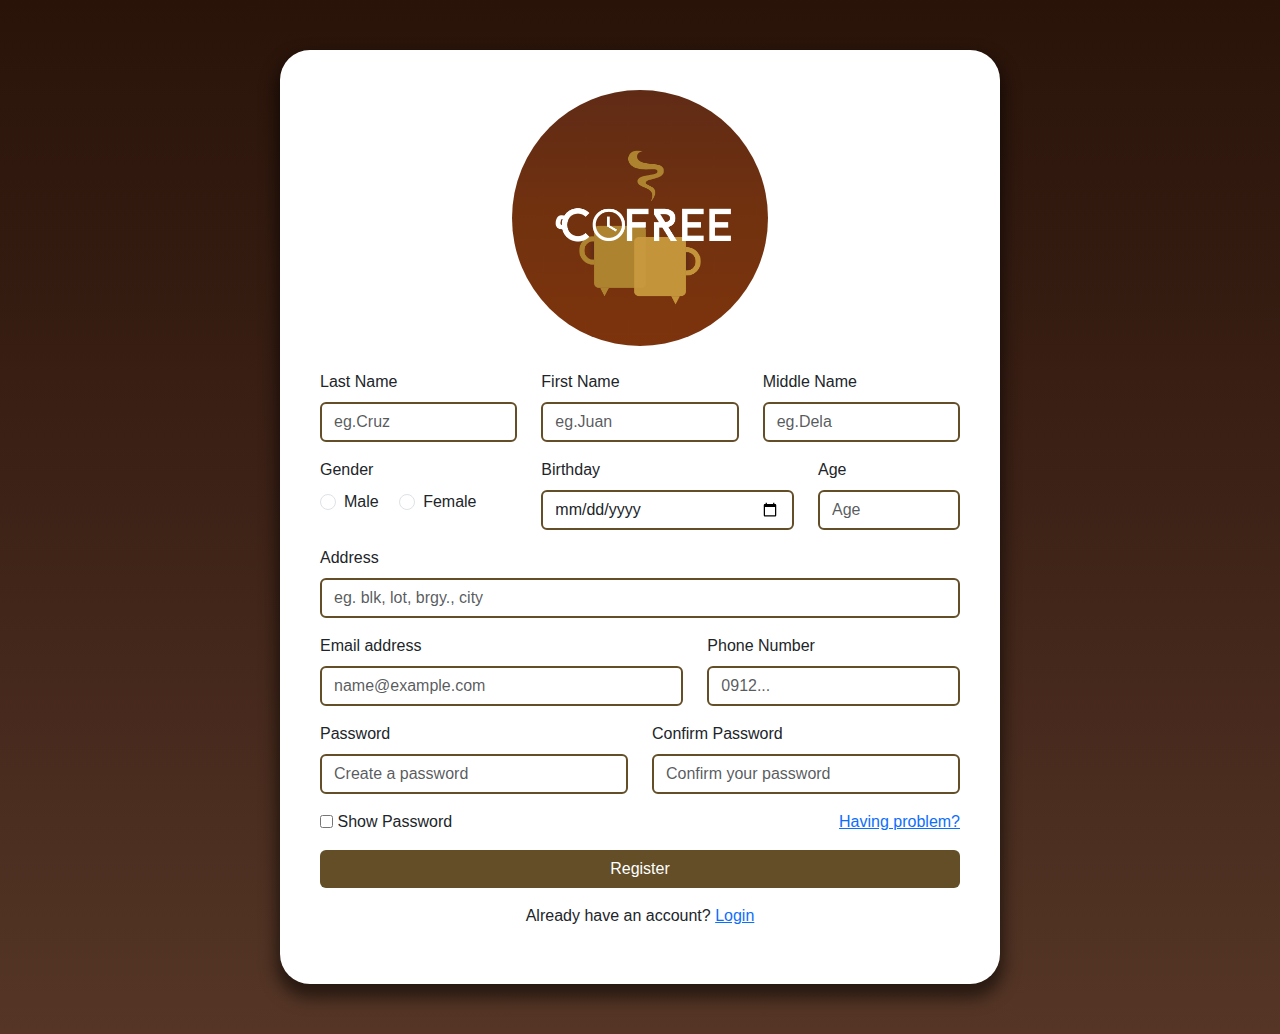
<file: register.html>
<!DOCTYPE html>
<html lang="en">
<head>
    <meta charset="UTF-8">
    <meta name="viewport" content="width=device-width, initial-scale=1.0">
    <title>COFREE Registration</title>
    <link href="https://cdn.jsdelivr.net/npm/bootstrap@5.3.0-alpha1/dist/css/bootstrap.min.css" rel="stylesheet">
    <style>
        body {
            background: rgb(41,19,9);
            background: linear-gradient(180deg, rgba(41,19,9,1) 0%, rgba(60,33,22,1) 46%, rgba(85,54,38,1) 100%);
            height: auto;
            min-height: 100svh;
            font-family: 'Arial', sans-serif;
        }
        .registration-container {
            margin: 50px 0px;
        }
        .registration-card {
            background-color: #fff;
            padding: 40px;
            border-radius: 30px;
            box-shadow: 0px 10px 16px 4px rgba(0,0,0,0.53);
        }
        .form-control{
            border: 2px solid #634e28;
        }
        .form-control:hover{
            border-color: #f8d085;
        }
        .submit-btn {
            background-color: #634e28;
            color: white;
        }
        .submit-btn:hover {
            background-color: #f8d085;
        }
        .showNforgotPass input{
        transform: translateY(1px);
        }
    </style>
</head>
<body class="d-flex justify-content-center align-items-center">
    <div class="container registration-container w-100 d-flex justify-content-center align-items-center">
        <div class="row w-100">
            <div class="col-lg-2"></div>
            <div class="col-lg-8">
                <div class="registration-card">
                    <div class="row">
                        <div class="col-md-12"> 
                            <img src="Image/1.png" id="loginavatar" class="img-circle img-responsive mx-auto mb-4" style="
                            display: block;
                            border-radius: 100%;
                            object-fit: cover;
                            width: 40%;"> 
                        </div>
                    </div>
                    <form id="registrationForm">
                        <div class="row">
                            <div class="mb-3 col-lg-4">
                                <label for="lastName" class="form-label">Last Name</label>
                                <input type="text" class="form-control" id="lastName" placeholder="eg.Cruz" required>
                            </div>
                            <div class="mb-3 col-lg-4">                           
                                <label for="firstName" class="form-label">First Name</label>
                                <input type="text" class="form-control" id="firstName" placeholder="eg.Juan" required>                            
                            </div>
                            <div class="mb-3 col-lg-4"> 
                                <label for="middleName" class="form-label">Middle Name</label>
                                <input type="text" class="form-control" id="middleName" placeholder="eg.Dela">
                            </div>
                        </div>
                        <div class="row">
                            <div class="mb-3 col-md-4">
                                <div>
                                <label for="gender" class="form-label">Gender</label>
                                </div>
                                <div class="form-check form-check-inline">
                                    <input class="form-check-input" type="radio" name="gender" id="genderMale" value="male" required>
                                    <label class="form-check-label" for="genderMale">Male</label>
                                </div>
                                <div class="form-check form-check-inline">    
                                    <input class="form-check-input" type="radio" name="gender" id="genderFemale" value="female" required>
                                    <label class="form-check-label" for="genderfeMale">Female</label>
                                </div>
                            </div>
                            <div class="mb-3 col-md-5">
                                <label for="birthDay" class="form-label">Birthday</label>
                                <input type="date" class="form-control" id="birthDay" placeholder="" required>
                            </div>
                            <div class="mb-3 col-md-3">
                                <label for="age" class="form-label">Age</label>
                                <input type="number" class="form-control" id="age" placeholder="Age" required>
                            </div>                          
                            
                        </div>
                        <div class="mb-3">
                            <label for="address" class="form-label">Address</label>
                            <input type="text" class="form-control" id="address" placeholder="eg. blk, lot, brgy., city" required>
                        </div>
                        <div class="row">
                            <div class="mb-3 col-md-7">
                                <label for="email" class="form-label">Email address</label>
                                <input type="email" class="form-control" id="email" placeholder="name@example.com" required>
                            </div>
                            <div class="mb-3 col-md-5">
                                <label for="phone" class="form-label">Phone Number</label>
                                <input type="tel" class="form-control" id="phone" placeholder="0912..." required>
                            </div>
                        </div>
                        <div class="row">
                            <div class="mb-3 col-lg-6">
                                <label for="password" class="form-label">Password</label>
                                <input type="password" class="form-control" id="password" placeholder="Create a password" required>
                            </div>
                            <div class="mb-2 col-lg-6">
                                <label for="confirmPassword" class="form-label">Confirm Password</label>
                                <input type="password" class="form-control" id="confirmPassword" placeholder="Confirm your password" required>
                            </div>
                        </div>
                        <div class="row mb-3">
                            <div class="col-md-12">
                                <div class="input-group showNforgotPass d-flex justify-content-between align-items-center w-100">
                                        <div>
                                            <input type="checkbox" id="showPassword">
                                            <label for="showPassword">Show Password</label>
                                        </div>
                                        <a href="#" class="forgotpass">Having problem?</a>
                                </div>
                            </div>
                        </div>
                        <button type="submit" class="btn submit-btn w-100">Register</button>
                    </form>
                    <p class="mt-3 text-center">Already have an account? <a href="index.html">Login</a></p>
                </div>
            </div>
            <div class="col-lg-2"></div>
        </div>
    </div>

    <script>
        document.getElementById("registrationForm").addEventListener("submit", function(event) {
            event.preventDefault();
            const password = document.getElementById("password").value;
            const confirmPassword = document.getElementById("confirmPassword").value;

            if (password !== confirmPassword) {
                alert("Passwords do not match. Please try again.");
                return;
            }

            alert("Registration successful!");
            });
    </script>
    <script src="https://cdn.jsdelivr.net/npm/bootstrap@5.3.0-alpha1/dist/js/bootstrap.bundle.min.js"></script>
</body>
</html>
</file>
